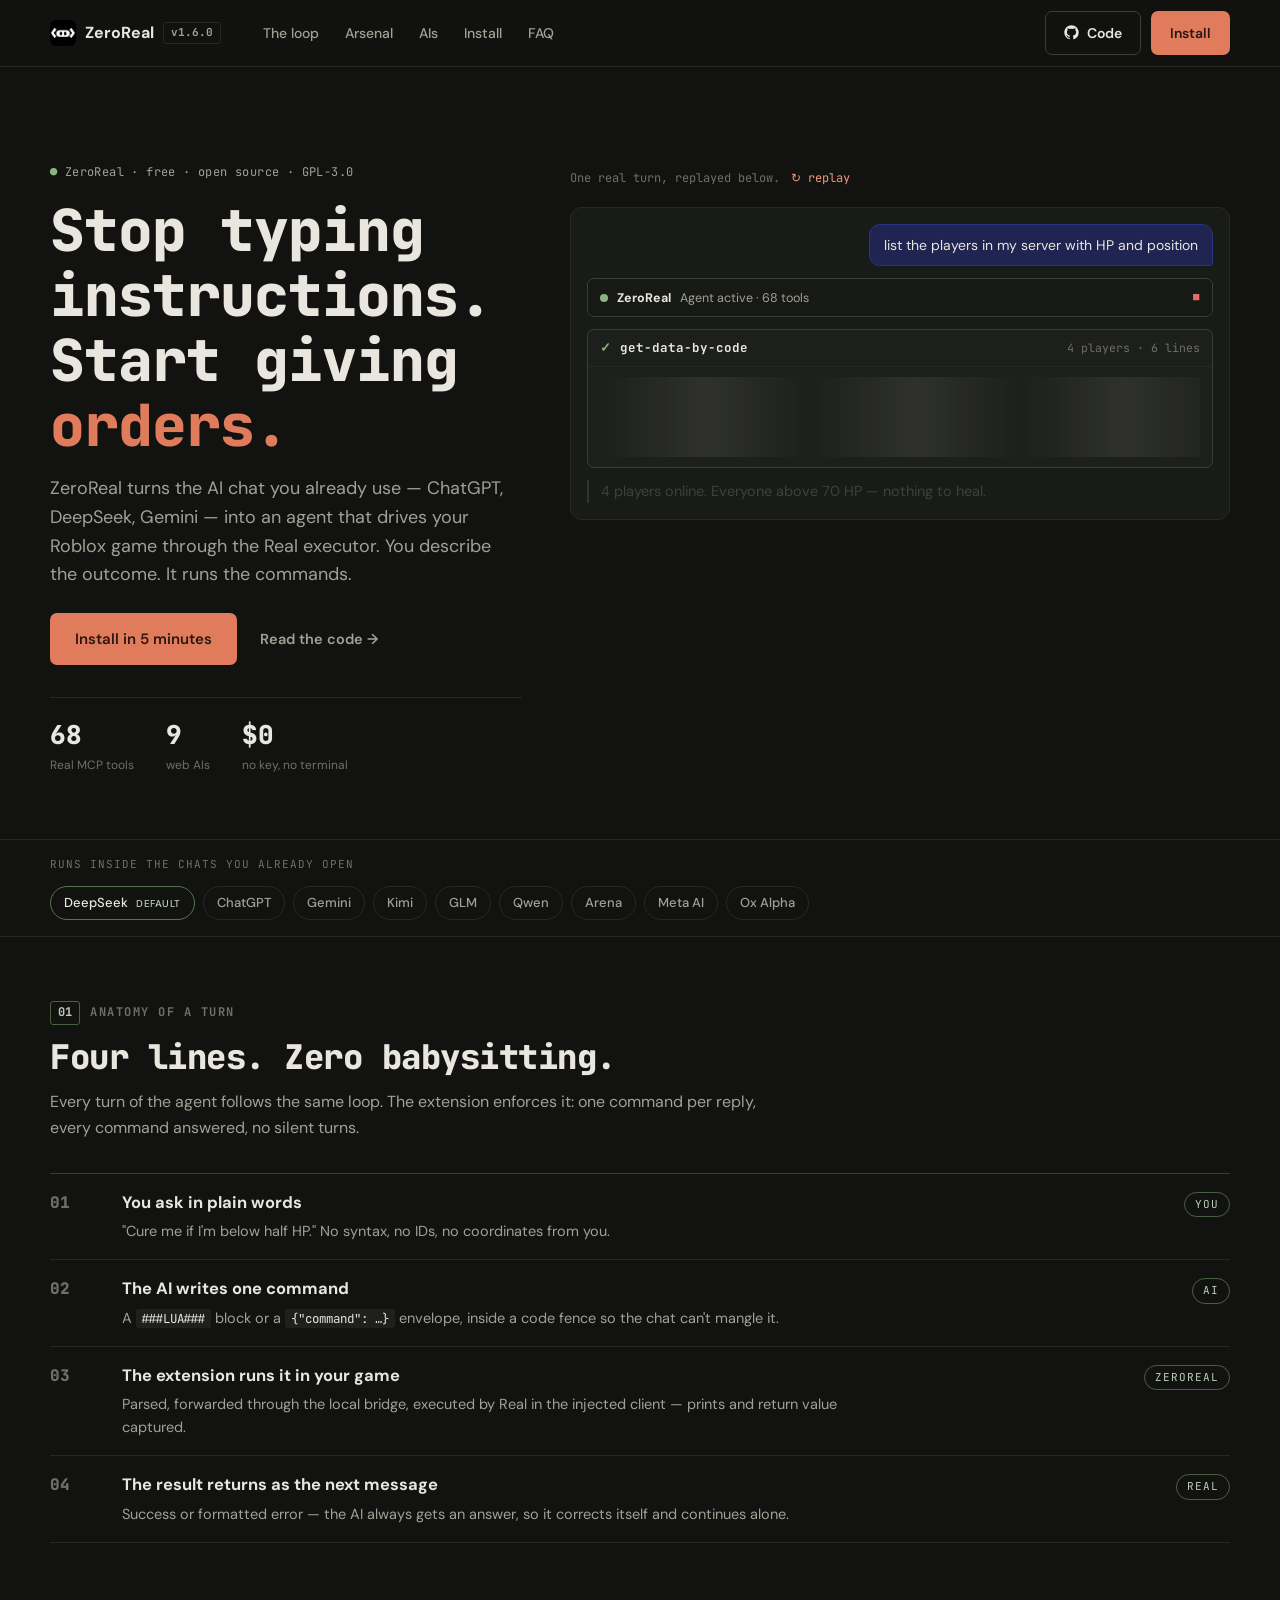
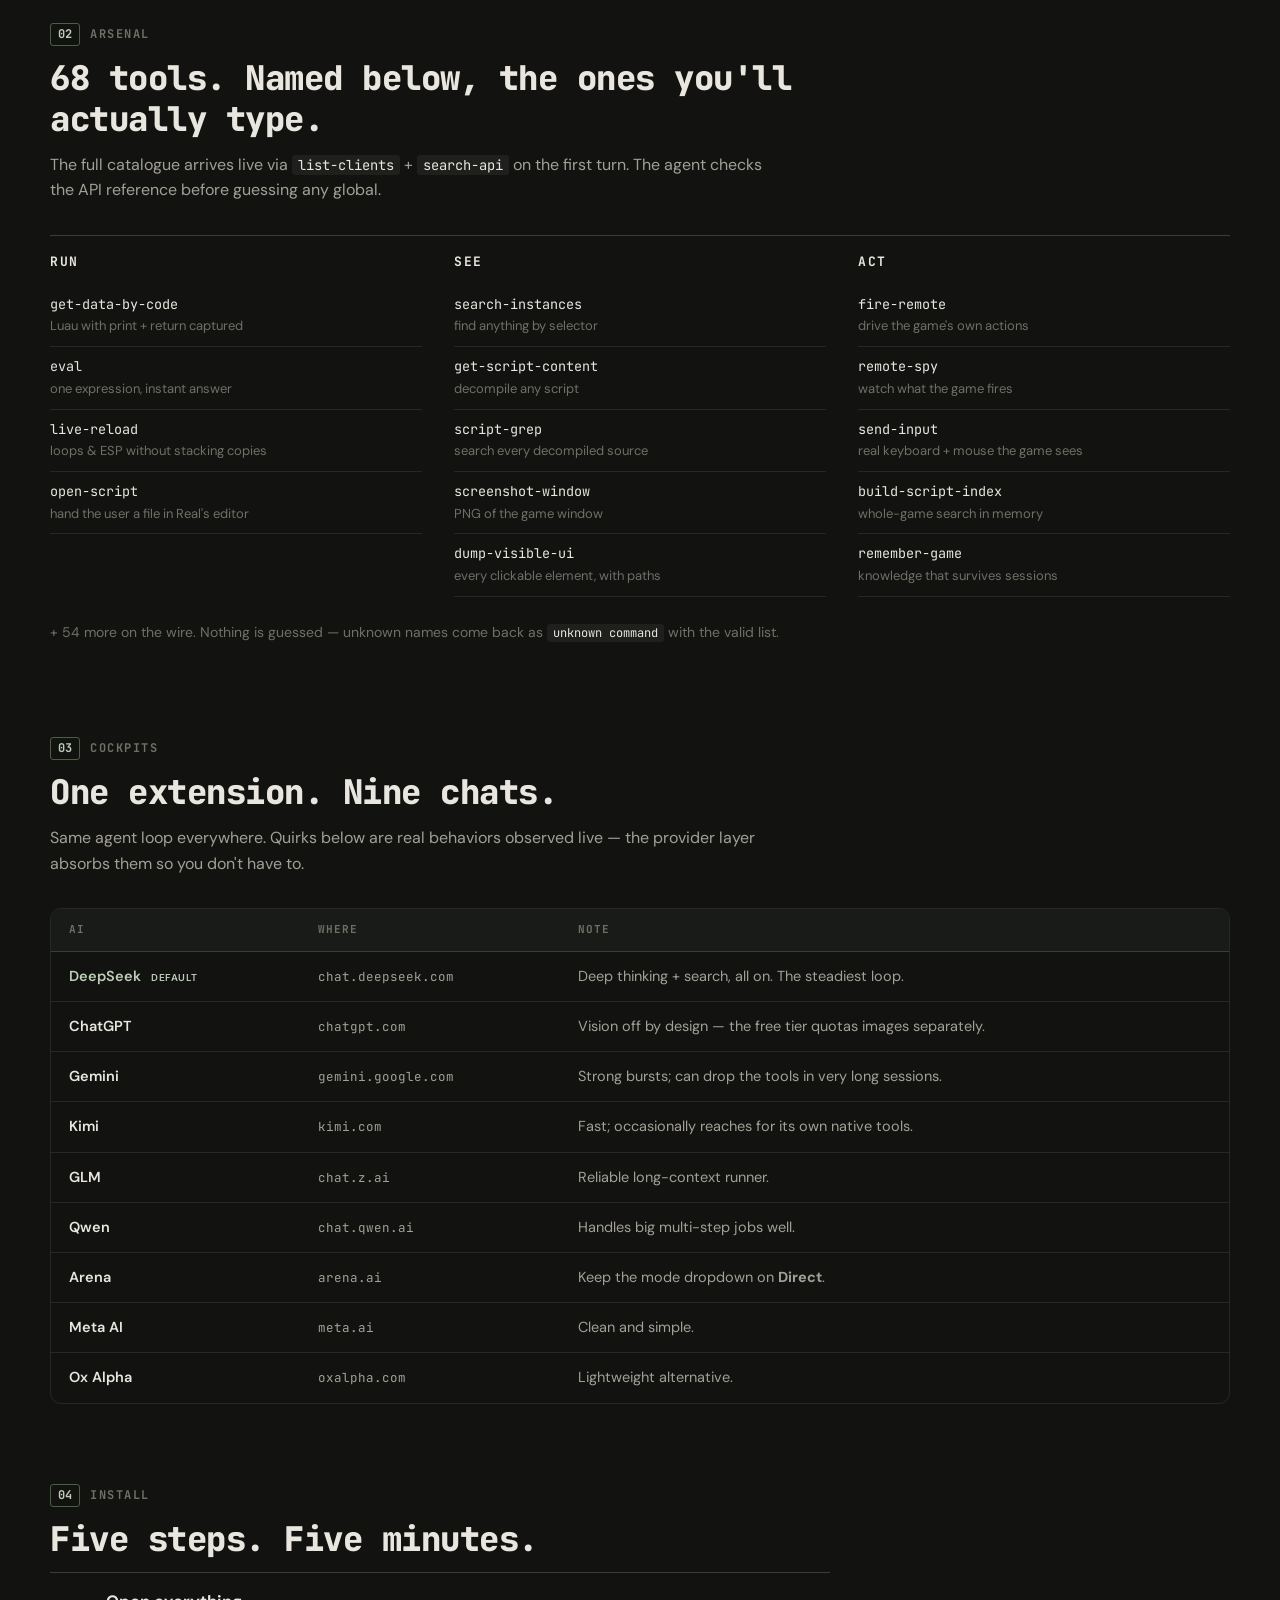
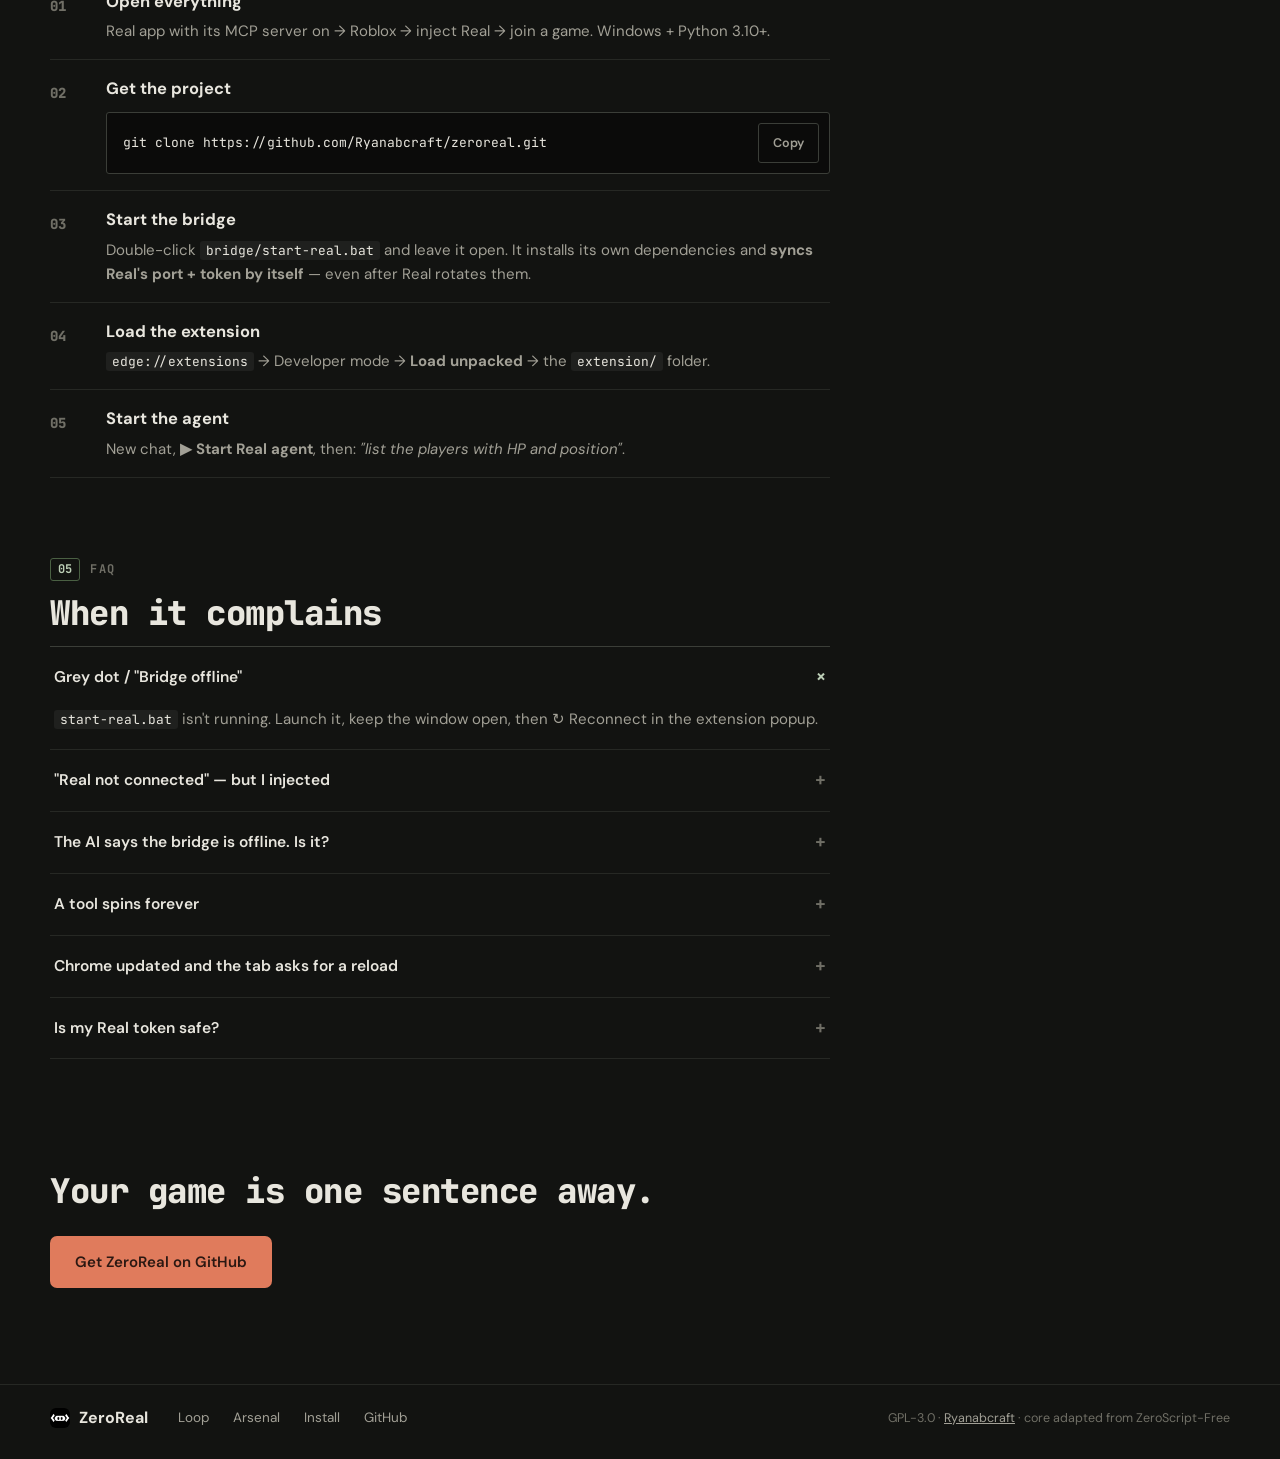
<file: docs/index.html>
<!DOCTYPE html>
<html lang="en">
<head>
  <meta charset="utf-8" />
  <meta name="viewport" content="width=device-width, initial-scale=1" />
  <title>ZeroReal — Stop typing instructions. Start giving orders.</title>
  <meta name="description" content="ZeroReal turns the AI chat you already use into an agent that drives your Roblox game through the Real executor. No API key. No terminal. Free." />
  <link rel="icon" type="image/png" href="./icon.png" />
  <meta property="og:title" content="ZeroReal — Stop typing instructions. Start giving orders." />
  <meta property="og:description" content="You describe the outcome. The AI runs the commands in your game: Luau, remotes, screenshots, real input. Free and open source." />
  <meta property="og:type" content="website" />
  <link rel="preconnect" href="https://fonts.googleapis.com" />
  <link rel="preconnect" href="https://fonts.gstatic.com" crossorigin />
  <link href="https://fonts.googleapis.com/css2?family=DM+Sans:opsz,wght@9..40,400;9..40,500;9..40,600;9..40,700&family=JetBrains+Mono:wght@500;700;800&display=swap" rel="stylesheet" />
  <link rel="stylesheet" href="./styles.css" />
</head>
<body>
  <a class="skip" href="#main">Skip to content</a>

  <header class="nav">
    <div class="wrap nav-inner">
      <a class="brand" href="#top" aria-label="ZeroReal home">
        <img src="./icon.png" alt="" width="26" height="26" />
        <span>ZeroReal</span>
        <span class="ver">v1.6.0</span>
      </a>
      <nav class="links" id="navLinks" aria-label="Sections">
        <a href="#loop">The loop</a>
        <a href="#arsenal">Arsenal</a>
        <a href="#cockpits">AIs</a>
        <a href="#install">Install</a>
        <a href="#faq">FAQ</a>
      </nav>
      <div class="nav-cta">
        <a class="btn btn-ghost" href="https://github.com/Ryanabcraft/zeroreal" target="_blank" rel="noopener">
          <svg viewBox="0 0 24 24" width="15" height="15" fill="currentColor" aria-hidden="true"><path d="M12 .5C5.65.5.5 5.65.5 12c0 5.08 3.29 9.39 7.86 10.91.58.11.79-.25.79-.55v-2.15c-3.2.7-3.87-1.36-3.87-1.36-.52-1.33-1.28-1.68-1.28-1.68-1.04-.71.08-.7.08-.7 1.15.08 1.76 1.18 1.76 1.18 1.03 1.76 2.7 1.25 3.36.96.1-.75.4-1.25.72-1.54-2.55-.29-5.23-1.28-5.23-5.68 0-1.26.45-2.28 1.18-3.09-.12-.29-.51-1.46.11-3.05 0 0 .96-.31 3.15 1.18a10.9 10.9 0 0 1 5.74 0c2.19-1.49 3.15-1.18 3.15-1.18.62 1.59.23 2.76.11 3.05.74.81 1.18 1.83 1.18 3.09 0 4.41-2.69 5.38-5.25 5.67.41.35.77 1.05.77 2.12v3.14c0 .3.21.67.8.55A11.51 11.51 0 0 0 23.5 12C23.5 5.65 18.35.5 12 .5z"/></svg>
          Code
        </a>
        <a class="btn btn-primary" href="#install">Install</a>
      </div>
      <button class="burger" id="burger" aria-label="Menu" aria-expanded="false" aria-controls="navLinks">
        <span></span><span></span><span></span>
      </button>
    </div>
  </header>

  <main id="main">
    <!-- HERO: the claim + the loop playing itself -->
    <section class="hero wrap" id="top">
      <div class="hero-copy">
        <p class="eyebrow">ZeroReal · free · open source · GPL-3.0</p>
        <h1>Stop typing<br />instructions.<br />Start giving <span>orders.</span></h1>
        <p class="lede">ZeroReal turns the AI chat you already use — ChatGPT, DeepSeek, Gemini — into an agent that drives your Roblox game through the Real executor. You describe the outcome. It runs the commands.</p>
        <div class="hero-ctas">
          <a class="btn btn-primary btn-lg" href="#install">Install in 5 minutes</a>
          <a class="btn btn-link" href="https://github.com/Ryanabcraft/zeroreal" target="_blank" rel="noopener">Read the code →</a>
        </div>
        <dl class="facts">
          <div><dt>68</dt><dd>Real MCP tools</dd></div>
          <div><dt>9</dt><dd>web AIs</dd></div>
          <div><dt>$0</dt><dd>no key, no terminal</dd></div>
        </dl>
      </div>

      <div class="hero-demo">
        <p class="demo-caption">One real turn, replayed below. <button class="replay" id="replay" type="button">↻ replay</button></p>
        <div class="turn" id="loopDemo" role="img" aria-label="Replay of one agent turn: the user asks to list players, the agent runs get-data-by-code, the game returns four players, the agent reports everyone is healthy.">
          <div class="t-row" data-step="ask"><p class="bubble">list the players in my server with HP and position</p></div>
          <div class="t-row" data-step="bar">
            <div class="zr-bar"><span class="dot"></span><b>ZeroReal</b><span class="st">Agent active · 68 tools</span><span class="stop">■</span></div>
          </div>
          <div class="t-row" data-step="chip">
            <div class="zr-chip" id="demoChip">
              <div class="chip-head"><span class="tick">✓</span><b>get-data-by-code</b><span class="meta">4 players · 6 lines</span></div>
              <pre class="chip-body">Output of 'get-data-by-code':
• Ryanabcraft — 100 HP @ (12, 5, -30)
• xXSlayerXx — 72 HP @ (-40, 5, 18)
• …</pre>
            </div>
          </div>
          <div class="t-row" data-step="verdict"><p class="verdict">4 players online. Everyone above 70 HP — nothing to heal.</p></div>
        </div>
      </div>
    </section>

    <!-- AI STRIP -->
    <section class="strip" aria-label="Supported AIs">
      <div class="wrap">
        <p class="strip-label">Runs inside the chats you already open</p>
        <ul class="ai-strip">
          <li class="rec">DeepSeek <em>default</em></li>
          <li>ChatGPT</li>
          <li>Gemini</li>
          <li>Kimi</li>
          <li>GLM</li>
          <li>Qwen</li>
          <li>Arena</li>
          <li>Meta AI</li>
          <li>Ox Alpha</li>
        </ul>
      </div>
    </section>

    <!-- ANATOMY: ledger, not cards -->
    <section class="section wrap" id="loop">
      <p class="kicker"><span>01</span>Anatomy of a turn</p>
      <h2>Four lines. Zero babysitting.</h2>
      <p class="sub">Every turn of the agent follows the same loop. The extension enforces it: one command per reply, every command answered, no silent turns.</p>
      <ol class="ledger">
        <li><span class="ln">01</span><div><h3>You ask in plain words</h3><p>"Cure me if I'm below half HP." No syntax, no IDs, no coordinates from you.</p></div><span class="who">you</span></li>
        <li><span class="ln">02</span><div><h3>The AI writes one command</h3><p>A <code>###LUA###</code> block or a <code>{"command": …}</code> envelope, inside a code fence so the chat can't mangle it.</p></div><span class="who">AI</span></li>
        <li><span class="ln">03</span><div><h3>The extension runs it in your game</h3><p>Parsed, forwarded through the local bridge, executed by Real in the injected client — prints and return value captured.</p></div><span class="who">ZeroReal</span></li>
        <li><span class="ln">04</span><div><h3>The result returns as the next message</h3><p>Success or formatted error — the AI always gets an answer, so it corrects itself and continues alone.</p></div><span class="who">Real</span></li>
      </ol>
    </section>

    <!-- ARSENAL: dense index, not 8 uniform cards -->
    <section class="section wrap" id="arsenal">
      <p class="kicker"><span>02</span>Arsenal</p>
      <h2>68 tools. Named below, the ones you'll actually type.</h2>
      <p class="sub">The full catalogue arrives live via <code>list-clients</code> + <code>search-api</code> on the first turn. The agent checks the API reference before guessing any global.</p>
      <div class="index">
        <div>
          <h3>Run</h3>
          <ul>
            <li><code>get-data-by-code</code><span>Luau with print + return captured</span></li>
            <li><code>eval</code><span>one expression, instant answer</span></li>
            <li><code>live-reload</code><span>loops &amp; ESP without stacking copies</span></li>
            <li><code>open-script</code><span>hand the user a file in Real's editor</span></li>
          </ul>
        </div>
        <div>
          <h3>See</h3>
          <ul>
            <li><code>search-instances</code><span>find anything by selector</span></li>
            <li><code>get-script-content</code><span>decompile any script</span></li>
            <li><code>script-grep</code><span>search every decompiled source</span></li>
            <li><code>screenshot-window</code><span>PNG of the game window</span></li>
            <li><code>dump-visible-ui</code><span>every clickable element, with paths</span></li>
          </ul>
        </div>
        <div>
          <h3>Act</h3>
          <ul>
            <li><code>fire-remote</code><span>drive the game's own actions</span></li>
            <li><code>remote-spy</code><span>watch what the game fires</span></li>
            <li><code>send-input</code><span>real keyboard + mouse the game sees</span></li>
            <li><code>build-script-index</code><span>whole-game search in memory</span></li>
            <li><code>remember-game</code><span>knowledge that survives sessions</span></li>
          </ul>
        </div>
      </div>
      <p class="morenote">+ 54 more on the wire. Nothing is guessed — unknown names come back as <code>unknown command</code> with the valid list.</p>
    </section>

    <!-- COCKPITS: table, not 9 cards -->
    <section class="section wrap" id="cockpits">
      <p class="kicker"><span>03</span>Cockpits</p>
      <h2>One extension. Nine chats.</h2>
      <p class="sub">Same agent loop everywhere. Quirks below are real behaviors observed live — the provider layer absorbs them so you don't have to.</p>
      <div class="tablewrap">
        <table>
          <thead><tr><th scope="col">AI</th><th scope="col">Where</th><th scope="col">Note</th></tr></thead>
          <tbody>
            <tr class="pick"><td>DeepSeek <em>default</em></td><td><code>chat.deepseek.com</code></td><td>Deep thinking + search, all on. The steadiest loop.</td></tr>
            <tr><td>ChatGPT</td><td><code>chatgpt.com</code></td><td>Vision off by design — the free tier quotas images separately.</td></tr>
            <tr><td>Gemini</td><td><code>gemini.google.com</code></td><td>Strong bursts; can drop the tools in very long sessions.</td></tr>
            <tr><td>Kimi</td><td><code>kimi.com</code></td><td>Fast; occasionally reaches for its own native tools.</td></tr>
            <tr><td>GLM</td><td><code>chat.z.ai</code></td><td>Reliable long-context runner.</td></tr>
            <tr><td>Qwen</td><td><code>chat.qwen.ai</code></td><td>Handles big multi-step jobs well.</td></tr>
            <tr><td>Arena</td><td><code>arena.ai</code></td><td>Keep the mode dropdown on <strong>Direct</strong>.</td></tr>
            <tr><td>Meta AI</td><td><code>meta.ai</code></td><td>Clean and simple.</td></tr>
            <tr><td>Ox Alpha</td><td><code>oxalpha.com</code></td><td>Lightweight alternative.</td></tr>
          </tbody>
        </table>
      </div>
    </section>

    <!-- INSTALL: genuinely sequential -->
    <section class="section wrap narrow" id="install">
      <p class="kicker"><span>04</span>Install</p>
      <h2>Five steps. Five minutes.</h2>
      <ol class="install">
        <li>
          <h3>Open everything</h3>
          <p>Real app with its MCP server on → Roblox → inject Real → join a game. Windows + Python 3.10+.</p>
        </li>
        <li>
          <h3>Get the project</h3>
          <div class="code"><code>git clone https://github.com/Ryanabcraft/zeroreal.git</code><button type="button" data-copy="git clone https://github.com/Ryanabcraft/zeroreal.git">Copy</button></div>
        </li>
        <li>
          <h3>Start the bridge</h3>
          <p>Double-click <code>bridge/start-real.bat</code> and leave it open. It installs its own dependencies and <strong>syncs Real's port + token by itself</strong> — even after Real rotates them.</p>
        </li>
        <li>
          <h3>Load the extension</h3>
          <p><code>edge://extensions</code> → Developer mode → <strong>Load unpacked</strong> → the <code>extension/</code> folder.</p>
        </li>
        <li>
          <h3>Start the agent</h3>
          <p>New chat, <strong>▶︎ Start Real agent</strong>, then: <em>"list the players with HP and position"</em>.</p>
        </li>
      </ol>
    </section>

    <!-- FAQ: real support answers -->
    <section class="section wrap narrow" id="faq">
      <p class="kicker"><span>05</span>FAQ</p>
      <h2>When it complains</h2>
      <div class="faq">
        <details open>
          <summary>Grey dot / "Bridge offline"</summary>
          <p><code>start-real.bat</code> isn't running. Launch it, keep the window open, then ↻ Reconnect in the extension popup.</p>
        </details>
        <details>
          <summary>"Real not connected" — but I injected</summary>
          <p>Be <strong>inside a game</strong>, not the Roblox menu, with an injected client. The bridge re-discovers Real on every tool list — press Start again.</p>
        </details>
        <details>
          <summary>The AI says the bridge is offline. Is it?</summary>
          <p>Usually a momentary reconnect. The agent must retry a fresh command before declaring anything offline — tell it <em>"try again"</em>.</p>
        </details>
        <details>
          <summary>A tool spins forever</summary>
          <p>The client is likely wedged — single-digit FPS kills every tool. Re-inject, keep the game light, prefer short commands.</p>
        </details>
        <details>
          <summary>Chrome updated and the tab asks for a reload</summary>
          <p>Chrome auto-updates extensions under open tabs. <strong>F5</strong> the chat tab — bridge and Real are unaffected.</p>
        </details>
        <details>
          <summary>Is my Real token safe?</summary>
          <p>The bridge reads it from Real's own session files on your PC. It never leaves your machine, and the repo ships a <code>config.example.json</code> with no secrets.</p>
        </details>
      </div>
    </section>

    <!-- CLOSE -->
    <section class="close wrap">
      <h2>Your game is one sentence away.</h2>
      <a class="btn btn-primary btn-lg" href="https://github.com/Ryanabcraft/zeroreal" target="_blank" rel="noopener">Get ZeroReal on GitHub</a>
    </section>
  </main>

  <footer>
    <div class="wrap foot">
      <a class="brand" href="#top"><img src="./icon.png" alt="" width="20" height="20" /><span>ZeroReal</span></a>
      <nav aria-label="Footer">
        <a href="#loop">Loop</a>
        <a href="#arsenal">Arsenal</a>
        <a href="#install">Install</a>
        <a href="https://github.com/Ryanabcraft/zeroreal" target="_blank" rel="noopener">GitHub</a>
      </nav>
      <p>GPL-3.0 · <a href="https://github.com/Ryanabcraft" target="_blank" rel="noopener">Ryanabcraft</a> · core adapted from ZeroScript-Free</p>
    </div>
  </footer>

  <script src="./app.js" defer></script>
</body>
</html>
</file>
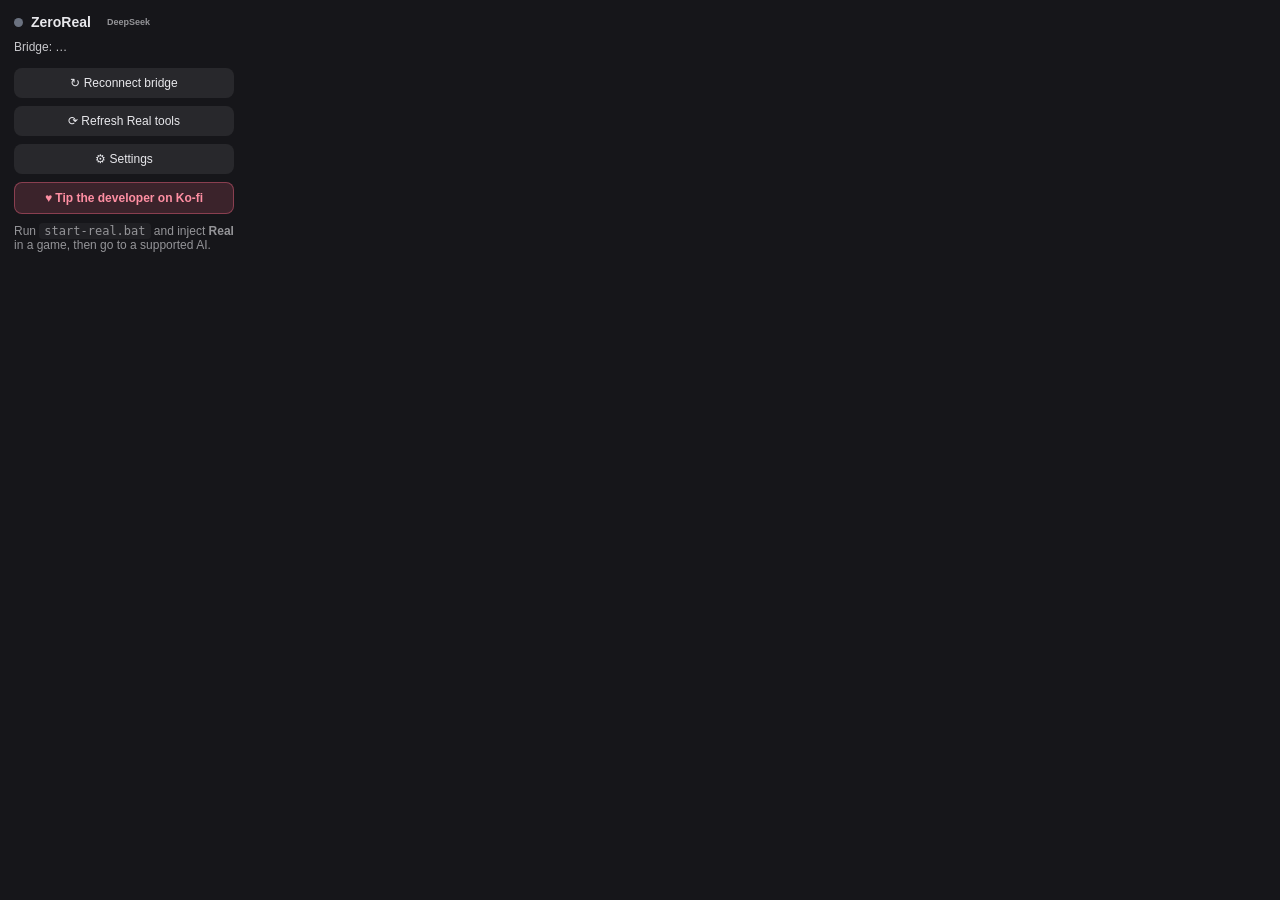
<file: extension/popup.html>
<!DOCTYPE html>
<html>
<head>
  <meta charset="utf-8" />
  <style>
    body { width: 248px; margin: 0; font-family: "Segoe UI", sans-serif; background: #16161a; color: #e8e8ec; }
    .wrap { padding: 14px; }
    h1 { font-size: 14px; margin: 0 0 10px; display: flex; align-items: center; gap: 8px; }
    .ver { font-size: 9.5px; font-weight: 500; letter-spacing: 0.2px;
           color: rgba(255,255,255,0.55); background: none; border: none;
           padding: 0; }
    .dot { width: 9px; height: 9px; border-radius: 50%; background: #6b7280; }
    .dot.on { background: #34d399; box-shadow: 0 0 8px #34d399; }
    .dot.warn { background: #fbbf24; box-shadow: 0 0 8px #fbbf24; }
    .row { font-size: 12px; opacity: 0.85; margin: 6px 0; }
    button { width: 100%; margin-top: 8px; padding: 8px; border: 0; border-radius: 8px; cursor: pointer; font-size: 12px; }
    .ghost { background: rgba(255,255,255,0.08); color: #e8e8ec; }
    .kofi { background: rgba(255,105,135,.16); color: #ff8fa3; border: 1px solid rgba(255,105,135,.4) !important; font-weight: 700; }
    code { background: rgba(255,255,255,0.08); padding: 1px 5px; border-radius: 4px; }
  </style>
</head>
<body>
  <div class="wrap">
    <h1><span id="dot" class="dot"></span> ZeroReal <span id="ver" class="ver"></span> <span style="font-size:9px;opacity:.6">DeepSeek</span></h1>
    <div class="row" id="state">Bridge: …</div>
    <div class="row" id="tools"></div>
    <div class="row" id="servers" style="white-space:pre-line; font-family:ui-monospace,monospace; opacity:0.75"></div>
    <button class="ghost" id="reconnect">↻ Reconnect bridge</button>
    <button class="ghost" id="restart">⟳ Refresh Real tools</button>
    <button class="ghost" id="settings">⚙ Settings</button>
    <button class="kofi" id="kofi">♥ Tip the developer on Ko-fi</button>
    <div class="row" style="margin-top:10px; opacity:0.6">
      Run <code>start-real.bat</code> and inject <b>Real</b> in a game, then go to a supported AI.
    </div>
  </div>
  <script src="popup.js"></script>
</body>
</html>
</file>
<file: docs/styles.css>
/* ZeroReal site — Night Studio editorial.
   Tokens first. Mono display (the agent writes in mono) + DM Sans body.
   Ember reserved for action + the one live moment. Indigo lives only
   inside the Loop demo, because there it is the product, not the theme.
   One easing, three durations. Calm by default. */
:root {
  --bg: hsl(90 6% 7%);
  --bg-elev: hsl(100 7% 10%);
  --bg-subtle: hsl(90 6% 13%);
  --fg: hsl(48 18% 89%);
  --fg-muted: hsl(50 6% 61%);
  --fg-dim: hsl(50 5% 42%);
  --accent: hsl(14 68% 62%);
  --accent-deep: hsl(14 60% 52%);
  --accent-ink: hsl(14 40% 12%);
  --accent-bright: hsl(14 82% 72%);
  --sage: hsl(105 20% 76%);
  --live: hsl(105 24% 60%);
  --warn: hsl(38 85% 62%);
  --stop: hsl(4 65% 64%);
  --border: hsl(90 5% 15%);
  --border-strong: hsl(90 5% 23%);

  --font-display: "JetBrains Mono", ui-monospace, "Cascadia Code", Consolas, monospace;
  --font-body: "DM Sans", ui-sans-serif, -apple-system, "Segoe UI", Roboto, Arial, sans-serif;
  --font-mono: "JetBrains Mono", ui-monospace, "Cascadia Code", Consolas, monospace;

  --text-xs: 12px;
  --text-sm: 13.5px;
  --text-md: 16px;
  --text-lg: 18px;
  --text-display: clamp(34px, 4.6vw, 58px);

  --space-2: 8px;
  --space-3: 12px;
  --space-4: 16px;
  --space-6: 24px;
  --space-8: 32px;
  --space-12: 48px;
  --space-16: 64px;
  --space-24: 96px;

  --radius-sharp: 3px;
  --radius-sm: 7px;
  --radius-md: 11px;
  --radius-pill: 999px;

  --ease: cubic-bezier(0.2, 0.7, 0.2, 1);
  --dur-fast: 140ms;
  --dur-base: 320ms;
  --dur-slow: 600ms;
}

* { box-sizing: border-box; }
html { scroll-behavior: smooth; scroll-padding-top: 88px; }
body {
  margin: 0;
  font-family: var(--font-body);
  background: var(--bg);
  color: var(--fg);
  line-height: 1.6;
  -webkit-font-smoothing: antialiased;
  overflow-x: hidden;
}
::selection { background: hsl(14 55% 32%); color: #fff; }
::-webkit-scrollbar { width: 11px; }
::-webkit-scrollbar-track { background: var(--bg); }
::-webkit-scrollbar-thumb { background: hsl(90 5% 24%); border-radius: 8px; border: 3px solid var(--bg); }
img { max-width: 100%; }
a { color: inherit; }

:focus-visible { outline: 2px solid var(--accent); outline-offset: 3px; border-radius: 2px; }

.skip {
  position: absolute; left: 12px; top: -48px; z-index: 100;
  background: var(--bg-elev); color: var(--fg); padding: 10px 16px;
  border: 1px solid var(--border-strong); border-radius: var(--radius-sm);
  text-decoration: none; transition: top var(--dur-fast) var(--ease);
}
.skip:focus { top: 12px; }

.wrap { width: min(1180px, 100% - 40px); margin: 0 auto; }
.wrap.narrow .install, .wrap.narrow .faq { max-width: 780px; }

/* ── nav ── */
.nav {
  position: sticky; top: 0; z-index: 50;
  background: hsl(90 6% 7% / 0.88);
  backdrop-filter: blur(12px);
  border-bottom: 1px solid var(--border);
}
.nav-inner { display: flex; align-items: center; gap: 20px; height: 66px; }
.brand { display: flex; align-items: center; gap: 9px; text-decoration: none; font-weight: 700; font-size: 16px; }
.brand img { border-radius: 6px; }
.ver { font-family: var(--font-mono); font-size: 11px; color: var(--fg-muted); border: 1px solid var(--border); padding: 1px 7px; border-radius: var(--radius-sharp); }
.links { display: flex; gap: 2px; margin-left: 10px; }
.links a { text-decoration: none; color: var(--fg-muted); font-size: 14px; font-weight: 500; padding: 8px 12px; border-radius: var(--radius-sm); transition: color var(--dur-fast) var(--ease), background var(--dur-fast) var(--ease); }
.links a:hover { color: var(--fg); background: hsl(48 12% 90% / 0.06); }
.nav-cta { margin-left: auto; display: flex; gap: 10px; align-items: center; }
.burger { display: none; margin-left: auto; background: none; border: 1px solid var(--border); border-radius: var(--radius-sm); width: 42px; height: 42px; cursor: pointer; flex-direction: column; align-items: center; justify-content: center; gap: 5px; }
.burger span { display: block; width: 18px; height: 2px; background: var(--fg); transition: transform 0.2s var(--ease), opacity 0.2s; }
.burger.open span:nth-child(1) { transform: translateY(7px) rotate(45deg); }
.burger.open span:nth-child(2) { opacity: 0; }
.burger.open span:nth-child(3) { transform: translateY(-7px) rotate(-45deg); }

/* ── buttons: primary / ghost / link ── */
.btn { display: inline-flex; align-items: center; gap: 8px; text-decoration: none; font-weight: 600; font-size: 14px; padding: 10px 18px; border-radius: var(--radius-sm); border: 1px solid transparent; cursor: pointer; transition: background var(--dur-fast) var(--ease), border-color var(--dur-fast) var(--ease); white-space: nowrap; font-family: var(--font-body); }
.btn-primary { background: var(--accent); color: var(--accent-ink); }
.btn-primary:hover { background: hsl(14 72% 68%); }
.btn-ghost { background: transparent; color: var(--fg); border-color: var(--border-strong); }
.btn-ghost:hover { border-color: var(--fg-dim); background: hsl(48 12% 90% / 0.04); }
.btn-link { color: var(--fg-muted); text-decoration: none; font-weight: 600; font-size: 14.5px; padding: 10px 4px; }
.btn-link:hover { color: var(--fg); }
.btn-lg { padding: 13px 24px; font-size: 15px; }

/* ── hero: asymmetric 5/7 ── */
.hero { display: grid; grid-template-columns: minmax(0, 5fr) minmax(0, 7fr); gap: var(--space-12); align-items: start; padding: var(--space-24) 0 var(--space-16); }
.eyebrow { font-family: var(--font-mono); font-size: var(--text-xs); color: var(--fg-muted); letter-spacing: 0.4px; margin: 0 0 var(--space-4); }
.eyebrow::before { content: "● "; color: var(--live); }
h1 {
  font-family: var(--font-display);
  font-size: var(--text-display);
  font-weight: 800;
  line-height: 1.12;
  letter-spacing: -1px;
  margin: 0 0 var(--space-4);
}
h1 span { color: var(--accent); }
.lede { font-size: var(--text-lg); color: var(--fg-muted); margin: 0 0 var(--space-6); max-width: 30em; }
.hero-ctas { display: flex; align-items: center; gap: 18px; flex-wrap: wrap; margin-bottom: var(--space-8); }
.facts { display: flex; gap: var(--space-8); margin: 0; padding: var(--space-4) 0 0; border-top: 1px solid var(--border); }
.facts div { display: flex; flex-direction: column; }
.facts dt { font-family: var(--font-display); font-size: 26px; font-weight: 800; color: var(--fg); }
.facts dd { margin: 0; font-size: var(--text-xs); color: var(--fg-dim); }

/* ── THE LOOP (signature): a turn that plays itself ── */
.hero-demo { min-width: 0; }
.demo-caption { font-family: var(--font-mono); font-size: var(--text-xs); color: var(--fg-dim); margin: 0 0 var(--space-3); }
.replay { font: inherit; color: var(--accent-bright); background: none; border: none; cursor: pointer; padding: 2px 4px; min-height: 32px; }
.replay:hover { text-decoration: underline; }
.turn { border: 1px solid var(--border); border-radius: var(--radius-md); background: var(--bg-elev); padding: var(--space-4); display: flex; flex-direction: column; gap: var(--space-3); }
.t-row { opacity: 0.18; transition: opacity var(--dur-slow) var(--ease); }
.t-row.lit { opacity: 1; }
.bubble {
  margin: 0 0 0 auto; width: fit-content; max-width: 88%;
  background: hsl(234 45% 22%); border: 1px solid hsl(234 50% 34%);
  border-radius: var(--radius-md); border-bottom-right-radius: var(--radius-sharp);
  padding: 9px 14px; font-size: 14px;
}
.zr-bar { display: flex; align-items: center; gap: 9px; font-size: 12.5px; padding: 8px 12px; background: hsl(90 8% 9%); border: 1px solid var(--border-strong); border-radius: var(--radius-sm); }
.zr-bar .dot { width: 8px; height: 8px; border-radius: 50%; background: var(--live); flex: none; }
.zr-bar .st { flex: 1; color: var(--fg-muted); white-space: nowrap; overflow: hidden; text-overflow: ellipsis; }
.zr-bar .stop { color: var(--stop); font-weight: 700; font-size: 13px; }
.zr-chip { border: 1px solid var(--border-strong); border-radius: var(--radius-sm); overflow: hidden; background: hsl(48 12% 90% / 0.015); }
.chip-head { display: flex; align-items: baseline; gap: 9px; padding: 8px 12px; font-family: var(--font-mono); font-size: 12.5px; border-bottom: 1px solid var(--border); }
.chip-head .tick { color: var(--live); font-weight: 700; }
.chip-head b { font-weight: 700; }
.chip-head .meta { color: var(--fg-dim); font-size: 11.5px; margin-left: auto; white-space: nowrap; }
.chip-body { margin: 0; padding: 10px 12px; font-family: var(--font-mono); font-size: 12.5px; line-height: 1.6; color: hsl(48 10% 80%); white-space: pre-wrap; }
/* running state: the product's own shimmer language */
.zr-chip.run .chip-body { color: transparent; position: relative; min-height: 66px; }
.zr-chip.run .chip-body::after {
  content: ""; position: absolute; inset: 10px 12px;
  background: linear-gradient(90deg, transparent 0%, hsl(48 12% 90% / 0.09) 50%, transparent 100%);
  background-size: 210px 100%; background-repeat: repeat;
  animation: sweep 1.4s linear infinite;
}
@keyframes sweep { from { background-position: 0 0; } to { background-position: 210px 0; } }
.verdict { margin: 0; font-size: 14.5px; color: var(--fg); border-left: 2px solid var(--live); padding-left: var(--space-3); }

/* ── AI strip ── */
.strip { border-top: 1px solid var(--border); border-bottom: 1px solid var(--border); padding: var(--space-4) 0; }
.strip-label { font-family: var(--font-mono); font-size: 11px; letter-spacing: 1px; text-transform: uppercase; color: var(--fg-dim); margin: 0 0 var(--space-3); }
.ai-strip { list-style: none; display: flex; flex-wrap: wrap; gap: var(--space-2); margin: 0; padding: 0; }
.ai-strip li { font-size: 13px; font-weight: 500; color: var(--fg-muted); border: 1px solid var(--border); padding: 6px 13px; border-radius: var(--radius-pill); }
.ai-strip li.rec { color: var(--fg); border-color: hsl(105 18% 38%); }
.ai-strip li em { font-style: normal; font-size: 10px; color: var(--sage); margin-left: 5px; text-transform: uppercase; letter-spacing: 0.5px; }

/* ── sections ── */
.section { padding: var(--space-16) 0 var(--space-4); }
.kicker { display: flex; align-items: center; gap: 10px; font-family: var(--font-mono); font-size: 12px; font-weight: 700; letter-spacing: 1.5px; text-transform: uppercase; color: var(--fg-dim); margin: 0 0 var(--space-3); }
.kicker span { color: var(--sage); border: 1px solid hsl(105 18% 32%); border-radius: var(--radius-sharp); padding: 1px 7px; letter-spacing: 0; }
h2 { font-family: var(--font-display); font-size: clamp(24px, 3vw, 34px); font-weight: 800; letter-spacing: -0.5px; line-height: 1.2; margin: 0 0 var(--space-3); max-width: 22em; }
.sub { color: var(--fg-muted); font-size: var(--text-md); max-width: 46em; margin: 0 0 var(--space-8); }
.sub code { font-family: var(--font-mono); font-size: 0.86em; background: hsl(48 12% 90% / 0.06); padding: 1px 6px; border-radius: var(--radius-sharp); color: var(--fg); }

/* ledger (anatomy) — open rows, not cards */
.ledger { list-style: none; margin: 0; padding: 0; border-top: 1px solid var(--border-strong); }
.ledger li { display: grid; grid-template-columns: 56px 1fr auto; gap: var(--space-4); align-items: baseline; padding: var(--space-4) 0; border-bottom: 1px solid var(--border); }
.ledger .ln { font-family: var(--font-display); font-weight: 800; color: var(--fg-dim); }
.ledger h3 { margin: 0 0 4px; font-size: 16.5px; }
.ledger p { margin: 0; color: var(--fg-muted); font-size: 14.5px; max-width: 52em; }
.ledger p code { font-family: var(--font-mono); font-size: 0.86em; background: hsl(48 12% 90% / 0.06); padding: 1px 6px; border-radius: var(--radius-sharp); color: var(--fg); }
.ledger .who { font-family: var(--font-mono); font-size: 11px; text-transform: uppercase; letter-spacing: 1px; color: var(--sage); border: 1px solid hsl(105 18% 32%); padding: 3px 10px; border-radius: var(--radius-pill); white-space: nowrap; }

/* arsenal index — dense, scannable */
.index { display: grid; grid-template-columns: repeat(3, 1fr); gap: var(--space-8); border-top: 1px solid var(--border-strong); padding-top: var(--space-4); }
.index h3 { font-family: var(--font-display); font-size: 13px; text-transform: uppercase; letter-spacing: 1.5px; color: var(--fg); margin: 0 0 var(--space-3); }
.index ul { list-style: none; margin: 0; padding: 0; }
.index li { padding: 9px 0; border-bottom: 1px solid var(--border); display: flex; flex-direction: column; gap: 1px; }
.index li code { font-family: var(--font-mono); font-size: 13.5px; color: var(--fg); }
.index li span { font-size: 13px; color: var(--fg-dim); }
.morenote { margin-top: var(--space-6); color: var(--fg-dim); font-size: 14px; }
.morenote code { font-family: var(--font-mono); font-size: 0.86em; background: hsl(48 12% 90% / 0.06); padding: 1px 6px; border-radius: var(--radius-sharp); color: var(--fg); }

/* cockpits table */
.tablewrap { border: 1px solid var(--border); border-radius: var(--radius-md); overflow-x: auto; }
table { width: 100%; border-collapse: collapse; font-size: 14.5px; min-width: 560px; }
th { font-family: var(--font-mono); font-size: 11px; text-transform: uppercase; letter-spacing: 1px; color: var(--fg-dim); text-align: left; padding: 12px 18px; border-bottom: 1px solid var(--border-strong); background: var(--bg-elev); }
td { padding: 13px 18px; border-bottom: 1px solid var(--border); vertical-align: top; }
tr:last-child td { border-bottom: none; }
tbody tr { transition: background var(--dur-fast) var(--ease); }
tbody tr:hover { background: hsl(48 12% 90% / 0.025); }
td:first-child { font-weight: 600; white-space: nowrap; }
td:first-child em { font-style: normal; font-size: 10px; color: var(--sage); text-transform: uppercase; letter-spacing: 0.5px; margin-left: 6px; }
tr.pick td:first-child { color: var(--sage); }
td code { font-family: var(--font-mono); font-size: 12.5px; color: var(--fg-muted); }
td:last-child { color: var(--fg-muted); }

/* install — genuinely sequential, reading measure */
.install { list-style: none; margin: 0; padding: 0; counter-reset: inst; display: flex; flex-direction: column; }
.install li { counter-increment: inst; position: relative; padding: var(--space-4) 0 var(--space-4) 56px; border-bottom: 1px solid var(--border); }
.install li:first-child { border-top: 1px solid var(--border-strong); }
.install li::before { content: counter(inst, decimal-leading-zero); position: absolute; left: 0; top: 22px; font-family: var(--font-display); font-weight: 800; font-size: 14px; color: var(--fg-dim); }
.install h3 { margin: 0 0 4px; font-size: 16.5px; }
.install p { margin: 0; color: var(--fg-muted); font-size: 15px; }
.install p code, .faq code { font-family: var(--font-mono); font-size: 0.86em; background: hsl(48 12% 90% / 0.06); padding: 1px 6px; border-radius: var(--radius-sharp); color: var(--fg); }
.code { display: flex; align-items: center; gap: 10px; background: hsl(0 0% 0% / 0.4); border: 1px solid var(--border-strong); border-radius: var(--radius-sharp); padding: 10px 10px 10px 16px; margin-top: 10px; }
.code code { flex: 1; font-family: var(--font-mono); font-size: 13px; color: var(--fg); white-space: nowrap; overflow-x: auto; }
.code button { flex: none; font: inherit; background: transparent; color: var(--fg-muted); border: 1px solid var(--border-strong); border-radius: var(--radius-sharp); padding: 7px 14px; font-size: 12.5px; font-weight: 600; cursor: pointer; min-height: 40px; }
.code button:hover { color: var(--fg); border-color: var(--fg-dim); }

/* faq */
.faq { display: flex; flex-direction: column; }
.faq details { border-bottom: 1px solid var(--border); }
.faq details:first-child { border-top: 1px solid var(--border-strong); }
.faq summary { cursor: pointer; padding: 16px 4px; font-weight: 600; font-size: 15.5px; list-style: none; display: flex; align-items: center; justify-content: space-between; gap: 12px; min-height: 48px; }
.faq summary::-webkit-details-marker { display: none; }
.faq summary::after { content: "+"; font-family: var(--font-display); font-size: 18px; color: var(--fg-dim); flex: none; transition: transform var(--dur-fast) var(--ease), color var(--dur-fast) var(--ease); }
.faq details[open] summary::after { transform: rotate(45deg); color: var(--sage); }
.faq details p { margin: 0; padding: 0 4px 18px; color: var(--fg-muted); font-size: 15px; max-width: 60em; }

/* close — one action */
.close { padding: var(--space-24) 0; text-align: left; }
.close h2 { margin-bottom: var(--space-6); }

/* footer — slim, resolves secondary nav + legal */
footer { border-top: 1px solid var(--border); padding: var(--space-4) 0 var(--space-6); }
.foot { display: flex; align-items: center; gap: 20px; flex-wrap: wrap; }
.foot nav { display: flex; gap: 4px; }
.foot nav a { color: var(--fg-muted); text-decoration: none; font-size: 13.5px; padding: 6px 10px; border-radius: var(--radius-sm); }
.foot nav a:hover { color: var(--fg); }
.foot p { margin: 0 0 0 auto; font-size: 12.5px; color: var(--fg-dim); }
.foot p a { color: var(--fg-muted); }
.foot p a:hover { color: var(--fg); }

/* reveal — single motion language */
.reveal { opacity: 0; transform: translateY(14px); transition: opacity var(--dur-base) var(--ease), transform var(--dur-base) var(--ease); transition-delay: var(--d, 0s); }
.reveal.in { opacity: 1; transform: none; }

/* ── tablet ── */
@media (max-width: 1024px) {
  .hero { grid-template-columns: 1fr; gap: var(--space-8); padding-top: var(--space-16); }
  .hero-demo { max-width: 660px; }
  .index { grid-template-columns: 1fr 1fr; }
}

/* ── nav collapses ── */
@media (max-width: 860px) {
  .links { display: none; position: absolute; top: 66px; left: 0; right: 0; flex-direction: column; gap: 2px; background: hsl(90 6% 7% / 0.98); border-bottom: 1px solid var(--border); padding: 10px 20px 16px; }
  .links.open { display: flex; }
  .links a { padding: 12px; font-size: 15px; }
  .burger { display: flex; }
  .nav-cta { margin-left: 0; }
  .nav-cta .btn-ghost { display: none; }
  .nav-inner { gap: 12px; }
}

/* ── mobile: conceived, not shrunk ── */
@media (max-width: 720px) {
  .hero { padding-top: var(--space-12); }
  .facts { gap: var(--space-4); }
  .facts dt { font-size: 22px; }
  .ledger li { grid-template-columns: 40px 1fr; }
  .ledger .who { grid-column: 2; justify-self: start; }
  .index { grid-template-columns: 1fr; gap: var(--space-6); }
  .hero-ctas .btn { flex: 1; justify-content: center; }
  .section { padding: var(--space-12) 0 var(--space-2); }
  .close { padding: var(--space-16) 0; }
  .foot p { margin: 0; flex-basis: 100%; }
}
@media (max-width: 420px) {
  h1 { letter-spacing: -0.5px; }
}

/* ── ultrawide: use the space ── */
@media (min-width: 1600px) {
  .wrap { width: min(1320px, 100% - 80px); }
}

/* ── reduced motion: information stays, displacement goes ── */
@media (prefers-reduced-motion: reduce) {
  html { scroll-behavior: auto; }
  .reveal { opacity: 1; transform: none; transition: none; }
  .zr-chip.run .chip-body::after { animation: none; }
  * { transition-duration: 0.01ms !important; }
}
</file>
